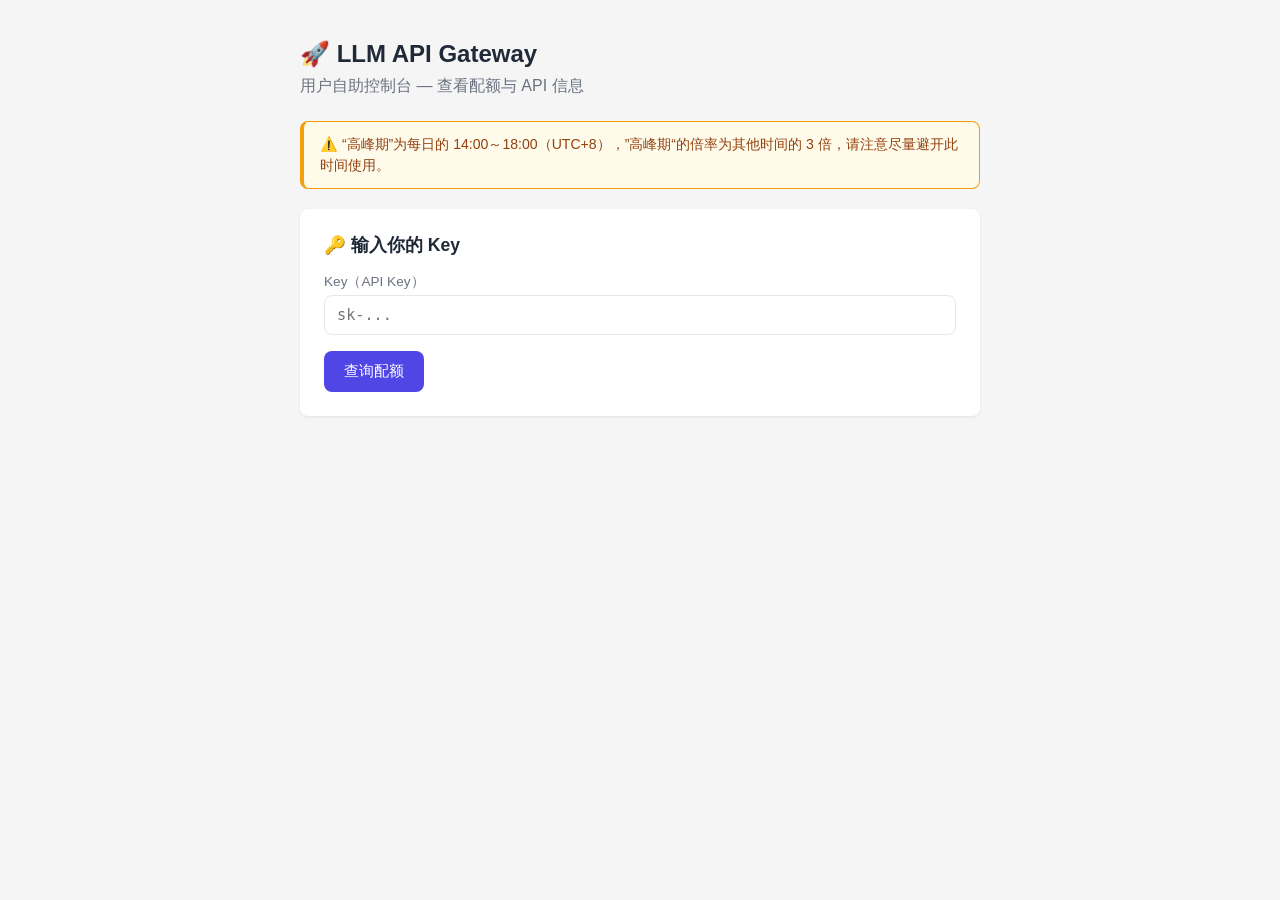
<file: web/user/index.html>
<!DOCTYPE html>
<html lang="zh-CN">
<head>
    <meta charset="UTF-8">
    <meta name="viewport" content="width=device-width, initial-scale=1.0">
    <title>API 控制台 — LLM Gateway</title>
    <style>
        :root {
            --bg: #f5f5f5;
            --surface: #fff;
            --primary: #4f46e5;
            --primary-light: #eef2ff;
            --text: #1f2937;
            --text-secondary: #6b7280;
            --border: #e5e7eb;
            --success: #16a34a;
            --warning: #d97706;
            --error: #dc2626;
            --radius: 8px;
        }
        * { margin: 0; padding: 0; box-sizing: border-box; }
        body { font-family: -apple-system, BlinkMacSystemFont, 'Segoe UI', sans-serif; background: var(--bg); color: var(--text); min-height: 100vh; }
        .container { max-width: 720px; margin: 0 auto; padding: 40px 20px; }
        .card { background: var(--surface); border-radius: var(--radius); box-shadow: 0 1px 3px rgba(0,0,0,0.08); padding: 24px; margin-bottom: 16px; }
        .card-header { font-size: 1.1rem; font-weight: 600; margin-bottom: 16px; display: flex; align-items: center; gap: 8px; }
        .form-group { margin-bottom: 16px; }
        label { display: block; font-size: 0.85rem; color: var(--text-secondary); margin-bottom: 4px; }
        input { width: 100%; padding: 10px 12px; border: 1px solid var(--border); border-radius: var(--radius); font-size: 0.95rem; font-family: monospace; }
        input:focus { outline: none; border-color: var(--primary); box-shadow: 0 0 0 3px var(--primary-light); }
        button { padding: 10px 20px; background: var(--primary); color: #fff; border: none; border-radius: var(--radius); cursor: pointer; font-size: 0.95rem; }
        button:hover { opacity: 0.9; }
        button:disabled { opacity: 0.5; cursor: not-allowed; }
        .stat-row { display: flex; justify-content: space-between; padding: 10px 0; border-bottom: 1px solid var(--border); }
        .stat-row:last-child { border: none; }
        .stat-label { color: var(--text-secondary); font-size: 0.9rem; }
        .reset-hint { color: #9ca3af; font-weight: 400; }
        .stat-value { font-weight: 600; }
        .stat-value.good { color: var(--success); }
        .stat-value.warn { color: var(--warning); }
        .stat-value.bad { color: var(--error); }
        .progress-bar { width: 100%; height: 8px; background: var(--border); border-radius: 4px; margin-top: 6px; overflow: hidden; }
        .progress-fill { height: 100%; border-radius: 4px; transition: width 0.3s; }
        .progress-fill.good { background: var(--success); }
        .progress-fill.warn { background: var(--warning); }
        .progress-fill.bad { background: var(--error); }
        pre { background: #1e1e2e; color: #cdd6f4; padding: 16px; border-radius: var(--radius); overflow-x: auto; font-size: 0.85rem; line-height: 1.6; }
        .key-box { background: #fef3c7; border: 1px solid #f59e0b; border-radius: var(--radius); padding: 12px; font-family: monospace; word-break: break-all; margin-bottom: 12px; display: flex; justify-content: space-between; align-items: center; }
        .copy-btn { padding: 4px 12px; font-size: 0.8rem; background: #f59e0b; color: #fff; border: none; border-radius: 4px; cursor: pointer; white-space: nowrap; }
        .error-box { background: #fef2f2; border: 1px solid var(--error); color: var(--error); padding: 12px; border-radius: var(--radius); margin-bottom: 16px; }
        .hidden { display: none; }
        .notice-banner { background: #fffbeb; border: 1px solid #f59e0b; border-left: 4px solid #f59e0b; border-radius: var(--radius); padding: 12px 16px; margin-bottom: 20px; font-size: 0.88rem; color: #92400e; line-height: 1.5; }
        .tab-bar { display: flex; gap: 4px; border-bottom: 1px solid var(--border); margin-bottom: 16px; }
        .tab-btn { background: none; border: none; padding: 12px 16px; cursor: pointer; font-size: 0.95rem; color: var(--text-secondary); border-bottom: 2px solid transparent; border-radius: 0; }
        .tab-btn:hover { opacity: 1; color: var(--primary); }
        .tab-btn.active { color: var(--primary); border-bottom: 2px solid var(--primary); font-weight: 600; }
        details { border: 1px solid var(--border); border-radius: var(--radius); padding: 4px 14px; margin-bottom: 10px; background: var(--bg); }
        details summary { cursor: pointer; font-weight: 600; padding: 10px 0; font-size: 0.95rem; list-style: none; }
        details summary::-webkit-details-marker { display: none; }
        details summary::before { content: '▸ '; color: var(--text-secondary); }
        details[open] summary::before { content: '▾ '; }
        details .detail-body { padding: 0 0 12px; font-size: 0.88rem; color: var(--text); line-height: 1.7; }
        details .detail-body code { background: #e5e7eb; padding: 1px 5px; border-radius: 4px; font-family: monospace; font-size: 0.82rem; }
        details .detail-body .warn-note { color: var(--warning); font-size: 0.82rem; margin-top: 6px; display: block; }
    </style>
</head>
<body>
<div class="container">
    <h1 style="font-size: 1.5rem; margin-bottom: 8px;">🚀 LLM API Gateway</h1>
    <p style="color: var(--text-secondary); margin-bottom: 24px;">用户自助控制台 — 查看配额与 API 信息</p>

    <!-- Peak Hours Notice (always visible) -->
    <div class="notice-banner">
        ⚠️ “高峰期”为每日的 14:00～18:00（UTC+8），”高峰期“的倍率为其他时间的 3 倍，请注意尽量避开此时间使用。
    </div>

    <!-- Login Card -->
    <div id="login-card" class="card">
        <div class="card-header">🔑 输入你的 Key</div>
        <div id="error-msg" class="error-box hidden"></div>
        <div class="form-group">
            <label>Key（API Key）</label>
            <input type="password" id="sub-key-input" placeholder="sk-..." autocomplete="off">
        </div>
        <button id="login-btn" onclick="doLogin()">查询配额</button>
    </div>

    <!-- Dashboard Card -->
    <div id="dashboard-card" class="hidden">
        <!-- Quota Overview -->
        <div class="card">
            <div class="card-header">📊 配额概览 <button id="refresh-btn" onclick="refreshQuota()" style="padding:4px 12px;font-size:0.8rem;background:var(--primary);color:#fff;border:none;border-radius:4px;cursor:pointer;margin-left:auto;">🔄 刷新配额</button></div>
            <div id="quota-stats"></div>
        </div>

        <!-- Tab bar (always visible, logout stays outside) -->
        <div class="tab-bar">
            <button class="tab-btn active" id="tab-btn-overview" onclick="showTab('overview')">📊 概览</button>
            <button class="tab-btn" id="tab-btn-clients" onclick="showTab('clients')">🔌 客户端配置</button>
        </div>

        <!-- Overview Tab -->
        <div id="tab-overview">
            <!-- API Key Card -->
            <div class="card">
                <div class="card-header">🔐 你的 Key</div>
                <div class="key-box">
                    <span id="display-key"></span>
                    <button class="copy-btn" id="copy-key-btn" onclick="copyKey()">📋 复制</button>
                </div>
                <p style="font-size: 0.8rem; color: var(--text-secondary);">⚠️ 请妥善保管，Key 仅在此页展示</p>
            </div>

            <!-- Config Info Card -->
            <div class="card">
                <div class="card-header">⚙️ 配置信息</div>
                <div class="stat-row">
                    <span class="stat-label">Base URL</span>
                    <span class="stat-value" style="font-family:monospace;font-size:0.85rem;">https://ai.shimiaocheng.top/v1</span>
                </div>
                <div class="stat-row">
                    <span class="stat-label">模型名称</span>
                    <span class="stat-value">GLM-5.2</span>
                </div>
                <p style="font-size: 0.8rem; color: var(--text-secondary); margin-top: 8px;">💡 Cursor / ChatBox 等工具填入 Base URL + Key + 模型名称即可使用</p>
            </div>

            <!-- API Usage Card -->
            <div class="card">
                <div class="card-header">📖 API 使用方式</div>
                <div class="form-group">
                    <label>API 端点（同步调用）</label>
                    <pre>curl https://ai.shimiaocheng.top/v1/chat/completions \
  -H "Authorization: Bearer <span id="key-in-curl">YOUR_KEY</span>" \
  -H "Content-Type: application/json" \
  -d '{"model":"glm-5.2","messages":[{"role":"user","content":"你好"}]}'</pre>
                </div>
                <div class="form-group">
                    <label>API 端点（SSE 流式调用）</label>
                    <pre>curl https://ai.shimiaocheng.top/v1/chat/completions \
  -H "Authorization: Bearer <span id="key-in-curl2">YOUR_KEY</span>" \
  -H "Content-Type: application/json" \
  -d '{"model":"glm-5.2","messages":[{"role":"user","content":"你好"}],"stream":true}'</pre>
                </div>
                <div class="form-group">
                    <label>Python 示例</label>
                    <pre>import requests

response = requests.post(
    "https://ai.shimiaocheng.top/v1/chat/completions",
    headers={"Authorization": "Bearer <span id="key-in-python">YOUR_KEY</span>"},
    json={"model":"glm-5.2", "messages":[{"role":"user","content":"你好"}]}
)
print(response.json())</pre>
                </div>
            </div>
        </div>

        <!-- Clients Tab -->
        <div id="tab-clients" class="hidden">
            <div class="card">
                <div class="card-header">🔌 客户端配置</div>
                <p style="font-size: 0.88rem; color: var(--text-secondary); margin-bottom: 16px; line-height: 1.6;">所有客户端通用：填入 Base URL + 你的 Key + 模型名称 <code>GLM-5.2</code> 即可使用。</p>

                <div class="key-box">
                    <span>https://ai.shimiaocheng.top/v1</span>
                    <button class="copy-btn" id="copy-base-btn" onclick="copyBaseUrl()">📋 复制</button>
                </div>
                <p style="font-size: 0.8rem; color: var(--text-secondary); margin-bottom: 16px;">💡 这是所有客户端的 Base URL，先复制备用。</p>

                <details>
                    <summary>Cursor</summary>
                    <div class="detail-body">
                        Cursor 是 OpenAI 兼容客户端，可直接自定义 Base URL。<br>
                        1. 打开 <code>Settings</code>（设置） → <code>Models</code>（模型）。<br>
                        2. 勾选 <code>Override OpenAI Base URL</code>，填入 <code>https://ai.shimiaocheng.top/v1</code>。<br>
                        3. <code>API Key</code> 填页面顶部「你的 Key」框里的 <code>sk-...</code> 值。<br>
                        4. <code>Model</code> 填 <code>GLM-5.2</code>。<br>
                        5. 点击 <code>Verify</code> 验证通过后即可对话。
                    </div>
                </details>

                <details>
                    <summary>Claude Code</summary>
                    <div class="detail-body">
                        ⚠️ <strong>注意兼容性</strong>：Claude Code（Anthropic 官方 CLI）的原生协议是 <strong>Anthropic Messages API</strong>，<strong>不是</strong> OpenAI 兼容协议。本网关仅提供 OpenAI 兼容接口，因此无法在 Claude Code 中「直接」填 Base URL 使用。<br><br>
                        可行方案（二选一）：<br>
                        方案 A — 若你的 Claude Code 版本支持自定义 OpenAI 兼容 Provider：按该 Provider 配置填入 Base URL <code>https://ai.shimiaocheng.top/v1</code>、API Key 填 <code>sk-...</code>、模型填 <code>GLM-5.2</code>。<br>
                        方案 B（推荐）— 经 OpenAI↔Anthropic 转换代理中转：用 <code>litellm</code> 等代理把本网关的 OpenAI 接口转成 Anthropic 协议，然后把 Claude Code 的 <code>ANTHROPIC_BASE_URL</code> 指向该代理、<code>ANTHROPIC_API_KEY</code> 填你的 <code>sk-...</code> 值。<br>
                        <span class="warn-note">请先确认你的 Claude Code 版本是否支持 OpenAI 兼容 Provider，否则必须使用方案 B 中转。</span>
                    </div>
                </details>

                <details>
                    <summary>Trae</summary>
                    <div class="detail-body">
                        Trae 支持 OpenAI 兼容的自定义模型Provider。<br>
                        1. 打开 <code>Settings</code>（设置） → <code>Model Provider</code>（模型供应商）。<br>
                        2. 选择 <code>Custom</code> / <code>OpenAI Compatible</code> 自定义 Provider。<br>
                        3. <code>Base URL</code> 填 <code>https://ai.shimiaocheng.top/v1</code>。<br>
                        4. <code>API Key</code> 填页面顶部「你的 Key」框里的 <code>sk-...</code> 值。<br>
                        5. <code>Model</code> 填 <code>GLM-5.2</code>，保存后即可选用。
                    </div>
                </details>

                <details>
                    <summary>OpenCode</summary>
                    <div class="detail-body">
                        OpenCode 是开源 AI 编码 agent，通过配置文件接入 OpenAI 兼容 Provider。<br>
                        1. 编辑配置文件 <code>~/.config/opencode/opencode.json</code>（不存在则新建）。<br>
                        2. 在 <code>providers</code> 中新增一个 <code>openai-compatible</code> 类型的 Provider：<br>
                        <code>baseUrl</code> 填 <code>https://ai.shimiaocheng.top/v1</code>；<br>
                        <code>apiKey</code> 填页面顶部「你的 Key」框里的 <code>sk-...</code> 值；<br>
                        在 <code>models</code> 里添加一项名称为 <code>GLM-5.2</code>。<br>
                        3. 重启 OpenCode，选择该 Provider 与 <code>GLM-5.2</code> 模型即可。
                    </div>
                </details>

                <details>
                    <summary>Hermes</summary>
                    <div class="detail-body">
                        Hermes 作为通用 OpenAI 兼容客户端，按以下步骤接入（具体菜单名称以实际界面为准）：<br>
                        1. 打开客户端的 <code>Settings</code> / <code>Preferences</code>。<br>
                        2. 找到 <code>API</code> / <code>Provider</code> 配置项，选择 <code>OpenAI Compatible</code> 或自定义 Provider。<br>
                        3. <code>Base URL</code> 填 <code>https://ai.shimiaocheng.top/v1</code>。<br>
                        4. <code>API Key</code> 填页面顶部「你的 Key」框里的 <code>sk-...</code> 值。<br>
                        5. <code>Model</code> 填 <code>GLM-5.2</code>。<br>
                        <span class="warn-note">以上为通用步骤，具体路径以实际客户端界面为准。</span>
                    </div>
                </details>

                <details>
                    <summary>OpenClaw</summary>
                    <div class="detail-body">
                        OpenClaw 作为通用 OpenAI 兼容客户端，按以下步骤接入（具体菜单名称以实际界面为准）：<br>
                        1. 打开客户端的 <code>Settings</code> / <code>Preferences</code>。<br>
                        2. 找到 <code>API</code> / <code>Provider</code> 配置项，选择 <code>OpenAI Compatible</code> 或自定义 Provider。<br>
                        3. <code>Base URL</code> 填 <code>https://ai.shimiaocheng.top/v1</code>。<br>
                        4. <code>API Key</code> 填页面顶部「你的 Key」框里的 <code>sk-...</code> 值。<br>
                        5. <code>Model</code> 填 <code>GLM-5.2</code>。<br>
                        <span class="warn-note">以上为通用步骤，具体路径以实际客户端界面为准。</span>
                    </div>
                </details>
                <details>
                    <summary>ZCode</summary>
                    <div class="detail-body">
                        ZCode 是 Z.ai（智谱）官方的 AI 编码开发工具，支持添加「自定义供应商」走 OpenAI 兼容协议接入本网关：<br>
                        1. 打开 ZCode，点击左下角 <code>模型选择器</code> → <code>管理模型</code> → <code>模型设置</code>。<br>
                        2. 点击 <code>添加自定义供应商</code>，协议类型选择 <code>OpenAI 兼容</code>。<br>
                        3. <code>API 基础 URL</code> 填 <code>https://ai.shimiaocheng.top/v1</code>。<br>
                        4. <code>API Key</code> 填页面顶部「你的 Key」框里的 <code>sk-...</code> 值。<br>
                        5. <code>模型名称</code> 填 <code>GLM-5.2</code>。<br>
                        6. 打开该供应商的启用开关并保存。<br>
                        7. 回到对话框，选中 <code>GLM-5.2</code> 发一句话测试连通性。<br>
                        <span class="warn-note">ZCode 自定义供应商仅支持 OpenAI 兼容 / Anthropic 两类协议，本网关请选「OpenAI 兼容」。</span>
                    </div>
                </details>
            </div>
        </div>

        <button onclick="logout()" style="background: var(--text-secondary); margin-top: 12px;">退出</button>
    </div>
</div>

<script>
const API_BASE = 'https://ai.shimiaocheng.top';
const STORAGE_KEY = 'llm_gw_key';
let currentKey = '';

function $(id) { return document.getElementById(id); }

// Escape a string for safe insertion into innerHTML (defends against stored XSS).
function escapeHtml(str) {
    if (str === null || str === undefined) return '';
    const div = document.createElement('div');
    div.textContent = str;
    return div.innerHTML;
}

// Auto-login if key is saved
document.addEventListener('DOMContentLoaded', () => {
    const saved = sessionStorage.getItem(STORAGE_KEY);
    if (saved && saved.startsWith('sk-')) {
        currentKey = saved;
        $('sub-key-input').value = saved;
        fetchQuota();
    }
});

async function doLogin() {
    const key = $('sub-key-input').value.trim();
    if (!key || !key.startsWith('sk-')) {
        showError('请输入有效的 Key（以 sk- 开头）');
        return;
    }
    currentKey = key;
    fetchQuota();
}

async function fetchQuota() {
    const btn = $('login-btn');
    btn.disabled = true;
    btn.textContent = '查询中...';
    $('error-msg').classList.add('hidden');

    try {
        const resp = await fetch(`${API_BASE}/v1/quota`, {
            headers: { 'Authorization': `Bearer ${currentKey}` }
        });

        if (!resp.ok) {
            const err = await resp.json();
            throw new Error(err.error?.message || `HTTP ${resp.status}`);
        }

        const data = await resp.json();
        sessionStorage.setItem(STORAGE_KEY, currentKey);
        renderDashboard(data);
        $('login-card').classList.add('hidden');
        $('dashboard-card').classList.remove('hidden');
    } catch (err) {
        showError('验证失败: ' + err.message);
        sessionStorage.removeItem(STORAGE_KEY);
    } finally {
        btn.disabled = false;
        btn.textContent = '查询配额';
    }
}

async function refreshQuota() {
    const btn = $('refresh-btn');
    btn.disabled = true;
    btn.textContent = '⏳ 刷新中...';
    try {
        const resp = await fetch(`${API_BASE}/v1/quota`, {
            headers: { 'Authorization': `Bearer ${currentKey}` }
        });
        if (!resp.ok) throw new Error('刷新失败');
        const data = await resp.json();
        renderDashboard(data);
    } catch (err) {
        console.error('Refresh failed:', err);
    } finally {
        btn.disabled = false;
        btn.textContent = '🔄 刷新配额';
    }
}

// renderCountRow renders a count-quota stat row (5h / total). Since 2026-07-21 a
// limit of 0 means "unlimited" for the COUNT quota — exactly like the Token cap —
// so a 0 limit is no longer an error. We render it as a hidden row (empty string)
// so the user panel simply omits the count section, matching renderTokenRow.
// This lets an admin set only a Token cap (count left at 0) and have the user's
// panel show nothing about call-count. Count and Token dimensions are symmetric.
// Like renderTokenRow, it accepts an optional inline reset time (resetAt +
// resetLabel) appended to the label in gray parentheses so e.g. the 5h call-count
// row shows its next reset just like the 5h Token row does.
function renderCountRow(label, used, limit, resetAt, resetLabel) {
    if (!limit || limit === 0) {
        return '';
    }
    // Clamp the displayed percentage at 100: a soft Token/count gate may let used
    // transiently exceed the cap by one billed increment, so the number must never
    // show >100% (audit LOW: 百分比可超 100%).
    const pct = Math.min(100, Math.round((used / limit) * 100));
    const cls = pct > 80 ? 'bad' : (pct > 50 ? 'warn' : 'good');
    let labelHtml = label;
    if (resetAt && resetLabel) {
        // Same Shanghai-local formatting as renderTokenRow / admin panel.
        const t = new Date(resetAt).toLocaleString('zh-CN', { timeZone: 'Asia/Shanghai' });
        labelHtml = `${label} <span class="reset-hint">(${resetLabel}：${t})</span>`;
    }
    return `<div class="stat-row">
        <span class="stat-label">${labelHtml}</span>
        <span class="stat-value ${cls}">${used.toLocaleString()} / ${limit.toLocaleString()} 次 (${pct}%)</span>
    </div>
    <div class="progress-bar"><div class="progress-fill ${cls}" style="width:${pct}%"></div></div>`;
}

// renderExpiryRow renders the account-expiry stat row, mirroring the admin user
// list logic (web/admin/app.js). An empty expires_at means "permanent" (永久);
// a past date is flagged as expired (red); a date within 7 days is near-expiry
// (orange). Returns null when the field is absent so callers can skip gracefully.
function renderExpiryRow(expiresAt) {
    if (!expiresAt) {
        return `<div class="stat-row">
            <span class="stat-label">到期时间</span>
            <span class="stat-value">永久</span>
        </div>`;
    }
    const expDate = new Date(expiresAt);
    if (isNaN(expDate.getTime())) {
        return `<div class="stat-row">
            <span class="stat-label">到期时间</span>
            <span class="stat-value">${escapeHtml(expiresAt)}</span>
        </div>`;
    }
    const now = new Date();
    // Display in Asia/Shanghai so the shown date matches the rest of the panel
    // (token reset times, admin week_start) instead of the viewer's local TZ
    // (audit LOW: 到期时间用浏览器本地时区).
    const label = expDate.toLocaleString('zh-CN', { timeZone: 'Asia/Shanghai' });
    if (expDate < now) {
        return `<div class="stat-row">
            <span class="stat-label">到期时间</span>
            <span class="stat-value bad">${label}（已过期）</span>
        </div>`;
    }
    if ((expDate - now) < 7 * 86400000) {
        const daysLeft = Math.ceil((expDate - now) / 86400000);
        return `<div class="stat-row">
            <span class="stat-label">到期时间</span>
            <span class="stat-value warn">${label}（${daysLeft} 天后到期）</span>
        </div>`;
    }
    return `<div class="stat-row">
        <span class="stat-label">到期时间</span>
        <span class="stat-value">${label}</span>
    </div>`;
}

// renderTokenRow renders a cumulative-Token-style quota row. A limit of 0 means
// unlimited: render nothing (the whole row is hidden); otherwise show used/limit
// with a colored bar (the same >80% red / >50% orange / else green scale used by
// the count rows and the cumulative Token row). Used for the 5h-window and
// weekly Token rows, which carry the same 0 = unlimited semantics.
// renderTokenRow renders a cumulative-Token-style quota row. A limit of 0 means
// unlimited: render nothing (the whole row is hidden); otherwise show used/limit
// with a colored bar. Optionally an inline reset time can be appended to the
// label in gray parentheses, e.g. "5小时token (重置时间：2026/7/22 15:00:00)" —
// the parentheses AND their text use the muted .reset-hint color, the label
// itself keeps its default color. Used for the 5h-window and weekly Token rows,
// which carry the same 0 = unlimited semantics.
function renderTokenRow(label, used, limit, resetAt, resetLabel) {
    if (!limit || limit === 0) {
        return '';
    }
    // Clamp the displayed percentage at 100 (see renderCountRow). The progress
    // bar width reuses pct, so it can never overflow either (audit LOW).
    const pct = Math.min(100, Math.round((used / limit) * 100));
    const cls = pct > 80 ? 'bad' : (pct > 50 ? 'warn' : 'good');
    let labelHtml = label;
    if (resetAt && resetLabel) {
        // Format exactly like the admin panel's week_start display
        // (web/admin/app.js formatDateSH): Shanghai local time via toLocaleString.
        const t = new Date(resetAt).toLocaleString('zh-CN', { timeZone: 'Asia/Shanghai' });
        labelHtml = `${label} <span class="reset-hint">(${resetLabel}：${t})</span>`;
    }
    return `<div class="stat-row">
        <span class="stat-label">${labelHtml}</span>
        <span class="stat-value ${cls}">${used.toLocaleString()} / ${limit.toLocaleString()} (${pct}%)</span>
    </div>
    <div class="progress-bar"><div class="progress-fill ${cls}" style="width:${pct}%"></div></div>`;
}

function renderDashboard(data) {
    // Monthly (rolling-30d) Token quota row. Reuse renderTokenRow so it shares
    // the 0 = unlimited hide behaviour, the colored bar, the >100% clamp, AND the
    // inline reset time (data.month_reset_at) — previously this row had no reset
    // hint while the 5h/week Token rows did (audit LOW: Token 月总量行缺内联重置时间).
    const tokenRowHtml = renderTokenRow('Token 月总量', data.quota_token_total_used || 0, data.quota_token_total_limit || 0, data.month_reset_at, '重置时间');

    // Count quota rows (5h and total). Use the shared helper, which guards
    // against a limit of 0 so we never divide by zero (audit L2).
    const count5hHtml = renderCountRow('5小时配额', data.quota_5h_used || 0, data.quota_5h_limit || 0, data.window_reset_at, '重置时间');
    const countTotalHtml = renderCountRow('总配额', data.quota_total_used || 0, data.quota_total_limit || 0);

    // 5h-window Token row and Weekly Token row both carry their NEXT reset time
    // inline (gray parentheses), computed server-side from the fixed phase anchor
    // (data.week_reset_at = aligned cycle start + 7d). Showing the raw fixed
    // anchor (week_start) here would go stale once the 7-day cycle rolls over, so
    // we use the aligned next-reset like the 5h / month rows for consistency.
    const token5hRowHtml = renderTokenRow('5小时token', data.quota_token_5h_used || 0, data.quota_token_5h_limit || 0, data.window_reset_at, '重置时间');
    const tokenWeekRowHtml = renderTokenRow('本周token', data.quota_token_week_used || 0, data.quota_token_week_limit || 0, data.week_reset_at, '重置时间');

    // Account status must reflect reality, not always be green. A non-active
    // status or a past expiry flips it to red (audit LOW: 账户状态恒绿).
    let statusCls = 'good';
    let statusText = '✅ 正常';
    if (data.status && data.status !== 'active') {
        statusCls = 'bad';
        statusText = '🚫 ' + escapeHtml(data.status);
    } else if (data.expires_at) {
        const exp = new Date(data.expires_at);
        if (!isNaN(exp.getTime()) && exp < new Date()) {
            statusCls = 'bad';
            statusText = '⏰ 已过期';
        }
    }

    $('quota-stats').innerHTML = `
        ${count5hHtml}
        ${countTotalHtml}
        ${token5hRowHtml}
        ${tokenWeekRowHtml}
        ${tokenRowHtml}
        <div class="stat-row">
            <span class="stat-label">累计 Token</span>
            <span class="stat-value">${(data.total_tokens || 0).toLocaleString()}</span>
        </div>
        <div class="stat-row">
            <span class="stat-label">今日 Token</span>
            <span class="stat-value">${(data.total_tokens_today || 0).toLocaleString()}</span>
        </div>
        ${renderExpiryRow(data.expires_at)}
        <div class="stat-row">
            <span class="stat-label">账户状态</span>
            <span class="stat-value ${statusCls}">${statusText}</span>
        </div>
    `;

    // Display key
    $('display-key').textContent = currentKey;
    $('key-in-curl').textContent = currentKey;
    $('key-in-curl2').textContent = currentKey;
    $('key-in-python').textContent = currentKey;
}

function copyKey() {
    navigator.clipboard.writeText(currentKey).then(() => {
        const btn = $('copy-key-btn');
        btn.textContent = '✅ 已复制';
        setTimeout(() => btn.textContent = '📋 复制', 2000);
    });
}

function showError(msg) {
    $('error-msg').textContent = msg;
    $('error-msg').classList.remove('hidden');
}

const BASE_URL = 'https://ai.shimiaocheng.top/v1';

function showTab(name) {
    const overview = $('tab-overview');
    const clients = $('tab-clients');
    const btnOverview = $('tab-btn-overview');
    const btnClients = $('tab-btn-clients');
    if (name === 'clients') {
        overview.classList.add('hidden');
        clients.classList.remove('hidden');
        btnOverview.classList.remove('active');
        btnClients.classList.add('active');
    } else {
        clients.classList.add('hidden');
        overview.classList.remove('hidden');
        btnClients.classList.remove('active');
        btnOverview.classList.add('active');
    }
}

function copyBaseUrl() {
    navigator.clipboard.writeText(BASE_URL).then(() => {
        const btn = $('copy-base-btn');
        btn.textContent = '✅ 已复制';
        setTimeout(() => btn.textContent = '📋 复制', 2000);
    });
}

function logout() {
    currentKey = '';
    sessionStorage.removeItem(STORAGE_KEY);
    $('sub-key-input').value = '';
    $('dashboard-card').classList.add('hidden');
    $('login-card').classList.remove('hidden');
}

// Allow Enter key to submit
document.addEventListener('keydown', (e) => {
    if (e.key === 'Enter' && $('dashboard-card').classList.contains('hidden')) {
        doLogin();
    }
});
</script>
</body>
</html>
</file>
